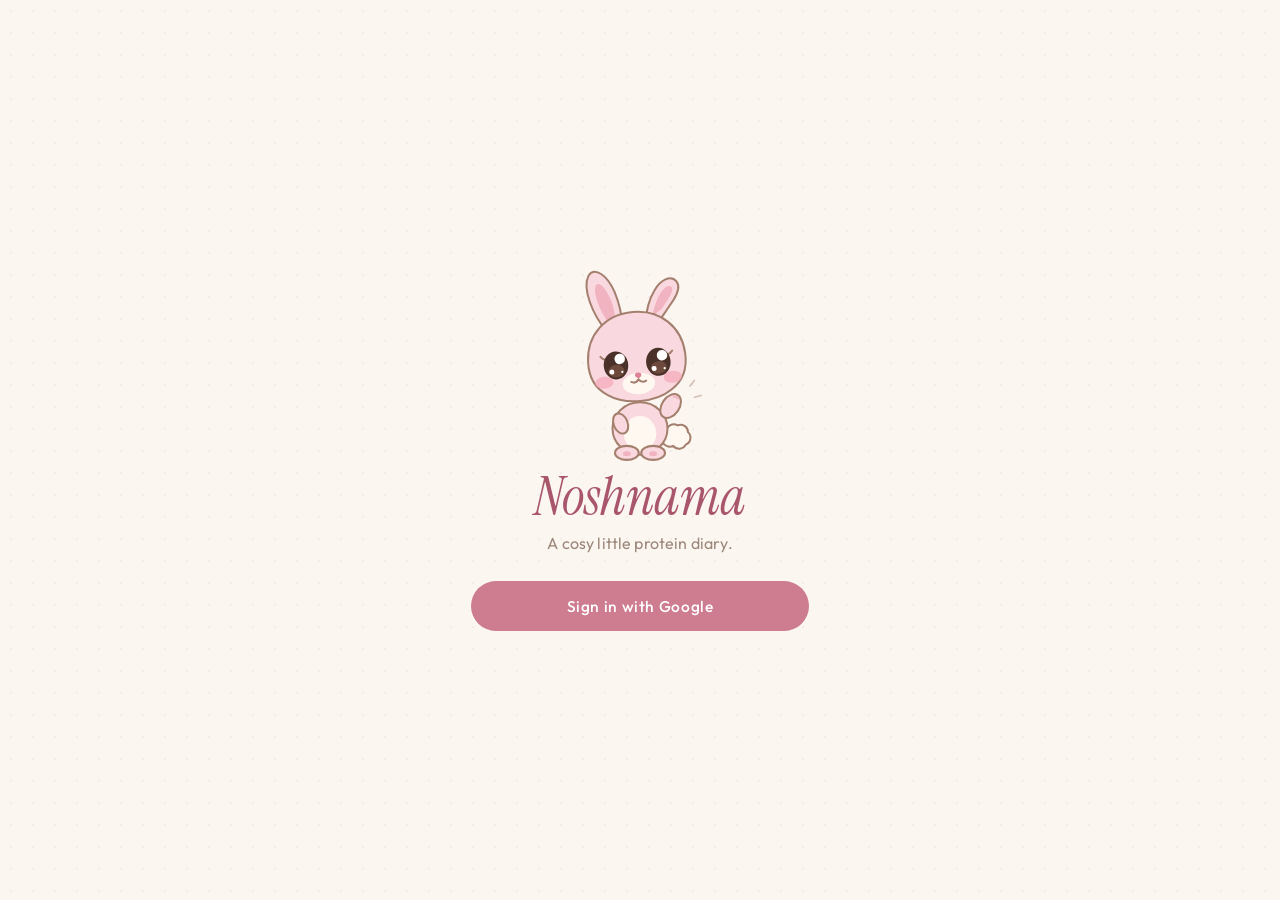
<file: index.html>
<!doctype html>
<html lang="en">
<head>
<meta charset="utf-8">
<meta name="viewport" content="width=device-width, initial-scale=1, viewport-fit=cover">
<meta name="robots" content="noindex, nofollow">
<meta name="theme-color" content="#FBF6F0">
<title>Noshnama</title>
<link rel="manifest" href="manifest.webmanifest">
<link rel="icon" href="icons/icon-192.png">
<link rel="apple-touch-icon" href="icons/icon-192.png">
<link rel="preload" href="fonts/outfit-latin-300-normal.woff2" as="font" type="font/woff2" crossorigin>
<link rel="preload" href="fonts/instrument-serif-latin-400-normal.woff2" as="font" type="font/woff2" crossorigin>
<link rel="stylesheet" href="app.css?v=1.2.5">
</head>
<body>

<div id="curtain" class="curtain" hidden></div>
<div id="welcome" class="curtain" hidden></div>

<div id="app" class="app" hidden>
  <header class="top">
    <div class="brand">Noshnama</div>
    <button id="pill" class="pill" data-act="pill" type="button"></button>
  </header>
  <main>
    <div id="viewToday"></div>
    <div id="viewStats" hidden></div>
    <div id="viewFoods" hidden></div>
  </main>
  <nav class="tabs" aria-label="Sections">
    <div class="tab-group">
      <button type="button" class="tab" data-act="tab" data-tab="today"><span class="tab-ico" data-ico="today"></span><span>Today</span></button>
      <button type="button" class="tab" data-act="tab" data-tab="foods"><span class="tab-ico" data-ico="foods"></span><span>Foods</span></button>
    </div>
    <button type="button" class="fab" data-act="fab" aria-label="Add"><span data-ico="plus"></span></button>
    <div class="tab-group">
      <button type="button" class="tab" data-act="tab" data-tab="stats"><span class="tab-ico" data-ico="stats"></span><span>Stats</span></button>
      <button type="button" class="tab" data-act="settings"><span class="tab-ico" data-ico="settings"></span><span>Settings</span></button>
    </div>
  </nav>
</div>

<div id="sheetWrap" class="sheet-wrap" hidden>
  <div class="backdrop" data-act="sheet-close"></div>
  <div class="sheet" role="dialog" aria-modal="true">
    <button class="sheet-x iconbtn" data-act="sheet-close" type="button" aria-label="Close"><span data-ico="close"></span></button>
    <div id="sheetBody"></div>
  </div>
</div>
<div id="modal" class="modal" hidden></div>
<div id="toasts" aria-live="polite"></div>
<input type="file" id="importFile" accept=".json,application/json" hidden>

<noscript><p style="padding:24px;font-family:system-ui">Please turn on JavaScript to use Noshnama.</p></noscript>

<script src="https://accounts.google.com/gsi/client" async defer></script>
<script src="logic.js?v=1.2.5"></script>
<script src="icons.js?v=1.2.5"></script>
<script src="app.js?v=1.2.5"></script>
</body>
</html>
</file>
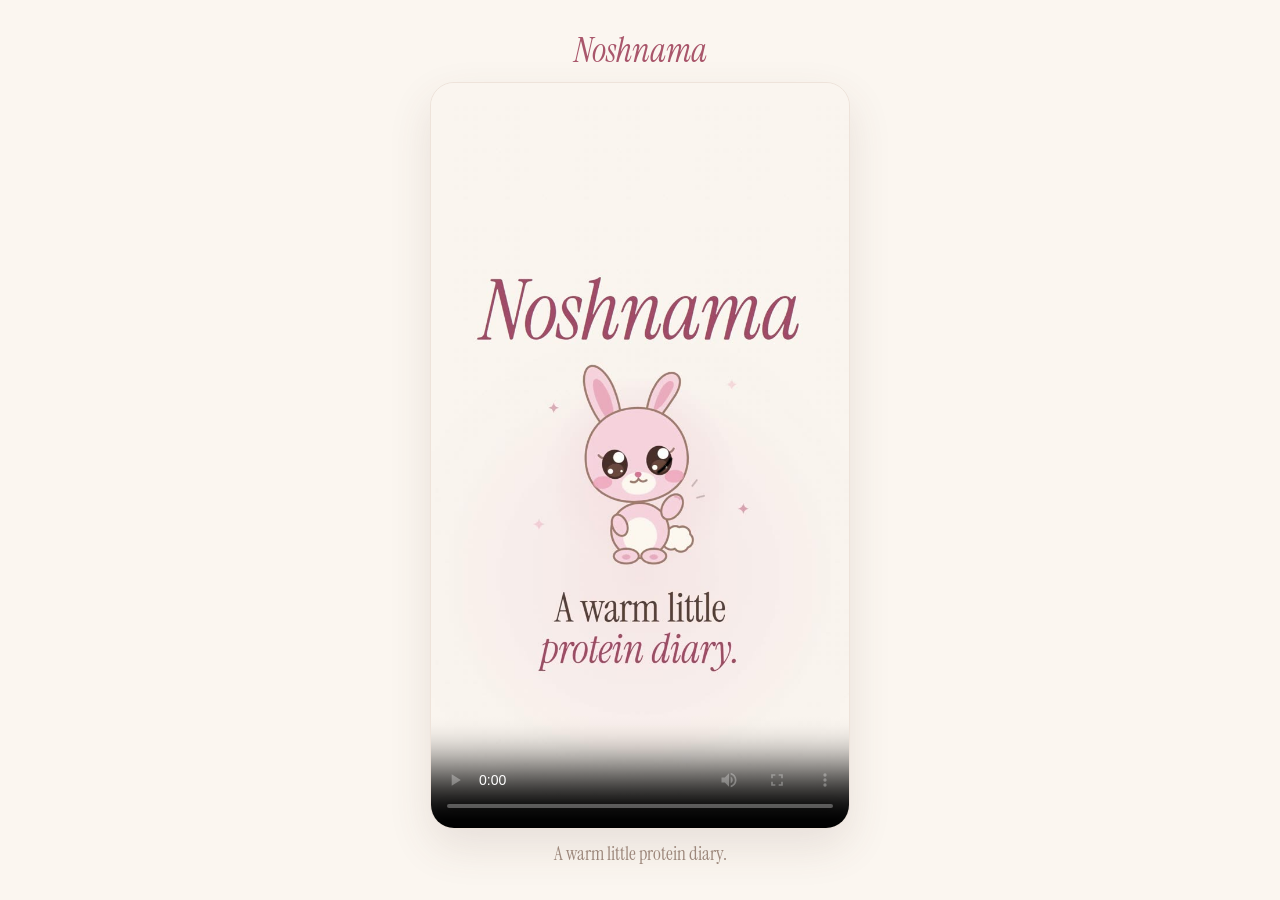
<file: promo/index.html>
<!doctype html>
<html lang="en">
<head>
<meta charset="utf-8">
<meta name="viewport" content="width=device-width, initial-scale=1, viewport-fit=cover">
<meta name="robots" content="noindex, nofollow">
<meta name="theme-color" content="#FBF6F0">
<title>Noshnama</title>
<meta property="og:type" content="video.other">
<meta property="og:title" content="Noshnama">
<meta property="og:description" content="A warm little protein diary.">
<meta property="og:url" content="https://noshnama.muizahmed.com/promo/">
<meta property="og:image" content="https://noshnama.muizahmed.com/media/promo-poster.jpg?v=1.2.5">
<meta property="og:image:width" content="720">
<meta property="og:image:height" content="1280">
<link rel="icon" href="../icons/icon-192.png">
<link rel="preload" href="../fonts/instrument-serif-latin-400-italic.woff2" as="font" type="font/woff2" crossorigin>
<style>
/* The promo page: public, on its own. It loads no app code and keeps nothing. */
@font-face { font-family: 'Instrument Serif'; font-style: normal; font-weight: 400; font-display: swap; src: url('../fonts/instrument-serif-latin-400-normal.woff2') format('woff2'); }
@font-face { font-family: 'Instrument Serif'; font-style: italic; font-weight: 400; font-display: swap; src: url('../fonts/instrument-serif-latin-400-italic.woff2') format('woff2'); }
* { box-sizing: border-box; }
html, body { margin: 0; min-height: 100%; }
body { background-color: #FBF6F0; color: #5C4338; font-family: 'Instrument Serif', 'Iowan Old Style', Georgia, serif; -webkit-font-smoothing: antialiased; }
.promo { min-height: 100vh; min-height: 100dvh; display: flex; flex-direction: column; align-items: center; justify-content: center; gap: 14px; padding: max(18px, env(safe-area-inset-top)) 18px max(18px, env(safe-area-inset-bottom)); }
.promo-brand { margin: 0; font-size: 34px; line-height: 1; font-weight: 400; font-style: italic; color: #A9566B; }
/* 9:16 player: as wide as the screen allows, never taller than the room left under the wordmark */
.promo-video { display: block; width: min(100%, 420px, calc((100vh - 150px) * 9 / 16)); width: min(100%, 420px, calc((100dvh - 150px) * 9 / 16)); height: auto; aspect-ratio: 9 / 16; object-fit: cover; border-radius: 24px; border: 1px solid #EEE3DA; background: #FFFDFA; box-shadow: 0 18px 44px rgba(92, 67, 56, 0.12); }
.promo-line { margin: 0; font-size: 19px; line-height: 1.2; color: #9C877B; }
</style>
</head>
<body>
<main class="promo">
  <h1 class="promo-brand">Noshnama</h1>
  <video class="promo-video" controls playsinline preload="metadata" poster="../media/promo-poster.jpg?v=1.2.5" src="../media/promo.mp4?v=1.2.5"></video>
  <p class="promo-line">A warm little protein diary.</p>
</main>
</body>
</html>
</file>
<file: app.css>
/* Noshnama styles. Colours and fonts are variables; all motion sits inside prefers-reduced-motion checks.
   Fonts are self-hosted in fonts/ (SIL Open Font License; licence texts sit beside them). */
@font-face { font-family: 'Instrument Serif'; font-style: normal; font-weight: 400; font-display: swap; src: url('fonts/instrument-serif-latin-400-normal.woff2') format('woff2'); }
@font-face { font-family: 'Instrument Serif'; font-style: italic; font-weight: 400; font-display: swap; src: url('fonts/instrument-serif-latin-400-italic.woff2') format('woff2'); }
@font-face { font-family: 'Outfit'; font-style: normal; font-weight: 300; font-display: swap; src: url('fonts/outfit-latin-300-normal.woff2') format('woff2'); }
@font-face { font-family: 'Outfit'; font-style: normal; font-weight: 400; font-display: swap; src: url('fonts/outfit-latin-400-normal.woff2') format('woff2'); }
@font-face { font-family: 'Outfit'; font-style: normal; font-weight: 500; font-display: swap; src: url('fonts/outfit-latin-500-normal.woff2') format('woff2'); }
@font-face { font-family: 'Caveat'; font-style: normal; font-weight: 500; font-display: swap; src: url('fonts/caveat-latin-500-normal.woff2') format('woff2'); }

:root {
  --paper: #FBF6F0;
  --card: #FFFDFA;
  --line: #EEE3DA;
  --tint: #F7EEE7;
  --blush: #F8E4E6;
  --rose: #CE7C90;
  --rose-deep: #A9566B;
  --ink: #5C4338;
  --ink-soft: #9C877B;
  --butter: #F8ECCB;
  --gold: #D9AC55;
  --gold-deep: #A67C2A;
  --mint: #7FB79A;
  --lavender: #B9A7DD;
  --shadow: 0 8px 28px rgba(92, 67, 56, 0.07);
  --shadow-strong: 0 14px 36px rgba(92, 67, 56, 0.16);
  --radius: 24px;
  --serif: 'Instrument Serif', 'Iowan Old Style', Georgia, serif;
  --sans: 'Outfit', system-ui, -apple-system, 'Segoe UI', sans-serif;
  --hand: 'Caveat', 'Segoe Print', cursive;
  --tabs-h: 66px;
}

* { box-sizing: border-box; }
[hidden] { display: none !important; }
html { -webkit-text-size-adjust: 100%; }
body {
  margin: 0; background-color: var(--paper); color: var(--ink);
  /* a barely-there dotted paper texture */
  background-image: radial-gradient(rgba(92, 67, 56, 0.055) 0.7px, transparent 0.8px);
  background-size: 22px 22px;
  font-family: var(--sans); font-weight: 300; font-size: 16px; line-height: 1.45; letter-spacing: 0.01em;
  -webkit-tap-highlight-color: transparent; overflow-x: hidden; -webkit-font-smoothing: antialiased;
}
button, input, textarea { font: inherit; color: inherit; letter-spacing: inherit; }
button { border: 0; background: none; padding: 0; cursor: pointer; touch-action: manipulation; }
button:disabled { opacity: 0.3; cursor: default; }
h1, h2, h3, p { margin: 0; font-weight: 400; }
.ico { width: 22px; height: 22px; display: block; flex: 0 0 auto; }

/* ---------- app shell ---------- */
.app { max-width: 600px; margin: 0 auto; padding: 0 20px calc(var(--tabs-h) + 56px + env(safe-area-inset-bottom)); min-height: 100vh; }
.top { display: flex; align-items: center; gap: 6px; padding: 14px 0 2px; }
.brand { font-family: var(--serif); font-style: italic; font-size: 32px; line-height: 1; color: var(--rose-deep); letter-spacing: 0; margin-right: auto; }
.brand-big { font-size: 54px; margin: 6px 0 2px; }
.iconbtn { width: 44px; height: 44px; flex: 0 0 44px; border-radius: 50%; display: grid; place-items: center; color: var(--ink-soft); }

/* backup status: a dot and a few quiet words */
.pill { display: inline-flex; align-items: center; gap: 7px; min-height: 44px; min-width: 44px; padding: 0 6px; font-size: 12.5px; font-weight: 400; color: var(--ink-soft); white-space: nowrap; }
.pill-dot { width: 7px; height: 7px; border-radius: 50%; background: var(--mint); flex: 0 0 7px; }
.pill-more { opacity: 0.75; }
.pill-pending .pill-dot { background: var(--gold); }
.pill-busy .pill-dot { background: var(--lavender); }
.pill-error { color: var(--rose-deep); }
.pill-error .pill-dot { background: var(--rose); }
@media (max-width: 459px) { .pill-more { display: none; } }
@media (max-width: 359px) { .brand { font-size: 28px; } }

.greet { font-family: var(--serif); font-size: 34px; line-height: 1.1; margin: 14px 0 6px; overflow-wrap: anywhere; }

/* ---------- day navigation ---------- */
.daynav { display: flex; align-items: center; justify-content: space-between; gap: 6px; margin: 0 -12px 12px; position: relative; }
.navbtn { width: 44px; height: 44px; flex: 0 0 44px; border-radius: 50%; display: grid; place-items: center; color: var(--ink-soft); }
.daylabel { min-height: 44px; min-width: 44px; padding: 0 14px; display: flex; align-items: center; justify-content: center; gap: 9px; line-height: 1; }
.daylabel b { font-weight: 400; font-size: 15px; letter-spacing: 0.14em; text-transform: uppercase; }
.daylabel small { font-size: 13px; color: var(--ink-soft); }
.ghost-input { position: absolute; left: 50%; bottom: 0; width: 1px; height: 1px; opacity: 0; border: 0; padding: 0; pointer-events: none; }

/* ---------- cards, hero, ring ---------- */
.card { background: var(--card); border-radius: var(--radius); border: 1px solid var(--line); }
.hero { position: relative; padding: 24px 18px 20px; margin-bottom: 26px; box-shadow: var(--shadow); border-color: transparent; }
.hero-l1 { background: linear-gradient(180deg, #FDF6E3 0%, var(--card) 70%); }
.hero-l2 { background: linear-gradient(180deg, var(--butter) 0%, #FDF1EE 85%); }
.hero-row { display: flex; align-items: center; justify-content: center; gap: 5%; }
.ring { position: relative; flex: 0 1 164px; width: 164px; max-width: 52%; aspect-ratio: 1; }
.ring svg { width: 100%; height: 100%; display: block; overflow: visible; }
.ring circle { fill: none; stroke-linecap: round; }
.ring-track { stroke: var(--line); stroke-width: 3; }
.ring-arc { stroke: var(--rose); stroke-width: 4.5; }
.ring-arc2 { stroke: var(--rose); stroke-width: 1.6; opacity: 0; }
.ring-l1 .ring-track, .ring-l2 .ring-track { stroke: var(--butter); }
.ring-l1 .ring-arc, .ring-l2 .ring-arc { stroke: var(--gold); }
.ring-l1 .ring-arc2, .ring-l2 .ring-arc2 { opacity: 1; }
.ring-mid { position: absolute; inset: 0; display: flex; flex-direction: column; align-items: center; justify-content: center; text-align: center; }
.ring-big { font-family: var(--serif); line-height: 0.95; color: var(--ink); }
.ring-num { font-size: clamp(48px, 16vw, 64px); }
.ring-g { font-size: 22px; font-style: italic; margin-left: 3px; color: var(--ink-soft); }
.ring-sub { font-size: 11px; letter-spacing: 0.16em; text-transform: uppercase; color: var(--ink-soft); margin-top: 6px; }
.ring-l1 .ring-big, .ring-l2 .ring-big { color: var(--gold-deep); }
.hero-side { flex: 0 1 148px; min-width: 0; display: flex; justify-content: center; }
.elyana { width: 100%; max-width: 148px; min-width: 88px; border-radius: 28px; display: block; }
.ely-svg { width: 100%; height: auto; display: block; overflow: visible; }
.hero-status { text-align: center; margin-top: 14px; display: flex; flex-direction: column; gap: 0; }
.hero-status b { font-family: var(--serif); font-weight: 400; font-style: italic; font-size: 28px; line-height: 1.15; color: var(--rose-deep); }
.hero-l1 .hero-status b, .hero-l2 .hero-status b { color: var(--gold-deep); }
/* Elyana's line: the one place the handwriting is used */
.hero-status span { font-family: var(--hand); font-weight: 500; font-size: 20px; line-height: 1.2; color: var(--ink-soft); min-height: 24px; letter-spacing: 0; }
.hero-status span.said { color: var(--rose-deep); }

/* ---------- blocks ---------- */
.block { margin-bottom: 26px; }
.block-title { font-family: var(--sans); font-weight: 400; font-size: 11.5px; letter-spacing: 0.18em; text-transform: uppercase; color: var(--ink-soft); margin: 0 2px 12px; }
.bubble { flex: 0 0 44px; width: 44px; height: 44px; border-radius: 50%; background: var(--tint); color: var(--ink); display: grid; place-items: center; }
.bubble.big { flex-basis: 56px; width: 56px; height: 56px; }
.bubble.big .ico { width: 27px; height: 27px; }

/* usuals: a quiet grid of icons; tap logs, hold and drag rearranges */
.usuals { display: grid; grid-template-columns: repeat(auto-fill, minmax(70px, 1fr)); gap: 14px 6px; }
.usual { display: flex; flex-direction: column; align-items: center; gap: 5px; min-height: 86px; min-width: 0; padding: 2px 2px; border-radius: 18px; user-select: none; -webkit-user-select: none; -webkit-touch-callout: none; }
.usual .bubble { flex: 0 0 52px; width: 52px; height: 52px; background: var(--card); border: 1px solid var(--line); }
.usual .bubble .ico { width: 24px; height: 24px; }
.usual-name { max-width: 100%; font-size: 13px; font-weight: 400; line-height: 1.15; text-align: center; overflow: hidden; text-overflow: ellipsis; white-space: nowrap; }
.usual-g { font-size: 12px; color: var(--ink-soft); line-height: 1; }
.usuals.sorting .usual { opacity: 0.55; }
.usuals.sorting .usual.lifted { opacity: 1; }
.usual.lifted .bubble { border-color: var(--rose); background: var(--blush); box-shadow: var(--shadow-strong); }
.usual.lifted { cursor: grabbing; }
.center-hint { text-align: center; margin: 14px 0 0; }

.chips { display: flex; flex-wrap: wrap; gap: 8px; }
.chip { display: inline-flex; align-items: center; gap: 8px; min-height: 44px; max-width: 100%; padding: 6px 16px; border-radius: 999px; border: 1px solid var(--line); background: var(--card); font-size: 14.5px; font-weight: 400; }
.chip-g { font-size: 12.5px; color: var(--ink-soft); white-space: nowrap; }
.chip.chip-on { border-color: var(--rose); background: var(--blush); color: var(--rose-deep); }
.chip.chip-on .chip-g { color: var(--rose-deep); }

.meal { margin-bottom: 20px; }
.meal-head { display: flex; align-items: baseline; justify-content: space-between; padding: 0 2px; }
.meal-total { font-size: 12.5px; color: var(--ink-soft); letter-spacing: 0.04em; }
.list { overflow: hidden; }
.entry, .pickrow { display: flex; align-items: center; gap: 14px; width: 100%; min-height: 66px; padding: 10px 16px; text-align: left; }
.entry + .entry, .pickrow + .pickrow { border-top: 1px solid var(--line); }
.entry-text { flex: 1 1 auto; min-width: 0; display: flex; flex-direction: column; gap: 1px; }
.entry-name { font-weight: 400; font-size: 16px; overflow: hidden; text-overflow: ellipsis; white-space: nowrap; }
.entry-sub { font-size: 13px; color: var(--ink-soft); overflow: hidden; text-overflow: ellipsis; white-space: nowrap; }
.entry-g { flex: 0 0 auto; font-family: var(--serif); font-size: 24px; line-height: 1; white-space: nowrap; }
.entry-g small { font-size: 15px; font-style: italic; color: var(--ink-soft); }
.empty { text-align: center; color: var(--ink-soft); padding: 26px 22px; border: 1px dashed var(--line); border-radius: var(--radius); }
.view-head { margin-bottom: 14px; }
.archived summary { min-height: 44px; display: flex; align-items: center; padding: 0 4px; font-size: 13px; letter-spacing: 0.08em; color: var(--ink-soft); cursor: pointer; }
.archived .entry { opacity: 0.6; }

/* ---------- Stats: figures, bars, the record calendar, sources ---------- */
.block-head { display: flex; align-items: baseline; justify-content: space-between; gap: 10px; }
.range-seg { margin: 2px 0 4px; }
.period { display: flex; align-items: center; justify-content: space-between; gap: 6px; min-height: 44px; margin: 0 -12px 12px; }
.period-label { flex: 1 1 auto; text-align: center; font-size: 14px; letter-spacing: 0.14em; text-transform: uppercase; }
.figs { display: grid; grid-template-columns: 1fr 1fr; margin-bottom: 26px; }
.fig { display: flex; flex-direction: column; gap: 1px; min-width: 0; padding: 14px 16px 15px; }
.fig:nth-child(n+3) { border-top: 1px solid var(--line); }
.fig:nth-child(2n) { border-left: 1px solid var(--line); }
.fig-label { font-size: 11px; letter-spacing: 0.16em; text-transform: uppercase; color: var(--ink-soft); }
.fig-value { font-family: var(--serif); font-size: 42px; line-height: 1.05; }
.fig-value small { font-size: 19px; font-style: italic; color: var(--ink-soft); }
.fig-sub { font-size: 12.5px; color: var(--ink-soft); line-height: 1.3; }
.fig-goal .fig-value { color: var(--rose-deep); }
.chart { padding: 14px 10px 6px; }
.bars-wrap { position: relative; }
.bars-scroll { overflow-x: auto; overflow-y: hidden; scrollbar-width: none; -webkit-overflow-scrolling: touch; }
.bars-scroll::-webkit-scrollbar { display: none; }
.bars { display: block; overflow: visible; }
.bars text { font-family: var(--sans); font-size: 10px; font-weight: 400; fill: var(--ink-soft); letter-spacing: 0.04em; }
.bars .bar-today { fill: var(--rose-deep); }
.bar { cursor: pointer; outline: none; }
.bar-hit { fill: transparent; }
.bar-on .bar-hit, .bar:focus-visible .bar-hit { fill: var(--tint); }
.bar-future { cursor: default; }
.bar-future text { opacity: 0.45; }
.bar-l0 { fill: #E8D8CB; }
.bar-l1 { fill: var(--rose); }
.bar-l2 { fill: var(--gold); }
.bar-none { fill: #D8C9BD; }
.guide { stroke-width: 1; stroke-dasharray: 3 4; }
.guide-goal { stroke: var(--rose); opacity: 0.6; }
.guide-great { stroke: var(--gold); opacity: 0.75; }
.baseline { stroke: var(--line); stroke-width: 1; }
.chart-key { display: flex; justify-content: center; flex-wrap: wrap; gap: 4px 18px; margin: 8px 0 2px; font-size: 12px; color: var(--ink-soft); }
.key::before { content: ''; display: inline-block; width: 16px; margin-right: 6px; vertical-align: middle; border-top: 1.5px dashed var(--rose); }
.key-great::before { border-color: var(--gold); }
.bar-tip { display: flex; align-items: center; justify-content: space-between; gap: 8px; min-height: 52px; margin-top: 8px; padding: 2px 4px 0 6px; border-top: 1px solid var(--line); }
.tip-text { font-size: 14.5px; min-width: 0; }
.tip-text b { font-weight: 400; margin-right: 8px; color: var(--ink); }
.tip-stack b { display: block; margin: 0 0 1px; }
.tip-stack { font-size: 13.5px; color: var(--ink-soft); padding: 6px 0; }
.tip-hint { font-family: var(--serif); font-style: italic; font-size: 16px; color: var(--ink-soft); }
.cal { padding: 6px 6px 12px; }
.cal-head { display: flex; align-items: center; justify-content: space-between; margin-bottom: 4px; }
.cal-head b { font-family: var(--serif); font-weight: 400; font-size: 22px; }
.cal-grid { display: grid; grid-template-columns: repeat(7, minmax(0, 1fr)); gap: 4px 2px; justify-items: center; }
.cal-grid i { font-style: normal; font-size: 11px; letter-spacing: 0.1em; color: var(--ink-soft); padding: 2px 0 4px; }
.cal-day { position: relative; width: 100%; max-width: 44px; aspect-ratio: 1; border-radius: 50%; display: grid; place-items: center; font-size: 14px; font-weight: 400; color: var(--ink); }
.cal-l0 { background: rgba(206, 124, 144, calc(0.08 + var(--fill, 0) * 0.28)); }
.cal-l1 { background: rgba(206, 124, 144, 0.42); color: #7E3A4C; }
.cal-l2 { background: #F1D9A2; color: var(--gold-deep); }
.cal-today { box-shadow: inset 0 0 0 1.5px var(--rose-deep); }
.cal-day:disabled { opacity: 0.35; }
.src-toggles { display: flex; flex-wrap: wrap; gap: 8px; margin-bottom: 12px; }
.seg-sm { flex: 1 1 190px; }
.seg-sm .seg-btn { font-size: 13.5px; }
.src-list { padding: 2px 14px; }
.src-row { display: flex; align-items: center; gap: 12px; min-height: 56px; }
.src-row + .src-row { border-top: 1px solid var(--line); }
.bubble.sm { flex: 0 0 34px; width: 34px; height: 34px; }
.bubble.sm .ico { width: 18px; height: 18px; }
.src-main { flex: 1 1 auto; min-width: 0; display: flex; flex-direction: column; gap: 6px; }
.src-name { font-size: 15px; font-weight: 400; overflow: hidden; text-overflow: ellipsis; white-space: nowrap; }
.src-track { display: block; height: 3px; border-radius: 3px; background: var(--tint); overflow: hidden; }
.src-fill { display: block; height: 100%; border-radius: 3px; background: var(--rose); }
.src-val { flex: 0 0 auto; text-align: right; font-family: var(--serif); font-size: 22px; line-height: 1; white-space: nowrap; }
.src-val small { display: block; margin-top: 3px; font-family: var(--sans); font-size: 11.5px; color: var(--ink-soft); }
.show-all { display: flex; margin: 8px auto 0; }
.preg-seg { margin-top: 8px; }
.preg-line { text-align: center; margin: -8px 0 12px; font-size: 12px; letter-spacing: 0.18em; text-transform: uppercase; color: var(--rose-deep); }
.tri { padding: 16px 16px 14px; margin-bottom: 12px; }
.tri-head { display: flex; align-items: baseline; justify-content: space-between; flex-wrap: wrap; gap: 2px 12px; }
.tri-head h3 { font-family: var(--serif); font-size: 25px; line-height: 1.1; }
.tri-head span { font-size: 12px; letter-spacing: 0.12em; text-transform: uppercase; color: var(--ink-soft); }
.tri-later { background: transparent; border-style: dashed; }
.tri-note { margin-top: 6px; color: var(--ink-soft); font-family: var(--serif); font-style: italic; font-size: 17px; }
.tri-figs { display: grid; grid-template-columns: repeat(3, minmax(0, 1fr)); gap: 8px; margin: 12px 0 12px; }
.tri-figs div { display: flex; flex-direction: column; min-width: 0; }
.tri-figs b { font-family: var(--serif); font-weight: 400; font-size: 30px; line-height: 1.05; }
.tri-figs b small { font-size: 15px; font-style: italic; color: var(--ink-soft); }
.tri-figs span { font-size: 12px; color: var(--ink-soft); line-height: 1.25; }
.tri-top { display: flex; flex-direction: column; gap: 6px; padding-top: 10px; border-top: 1px solid var(--line); }
.tri-top-title { font-size: 11px; letter-spacing: 0.16em; text-transform: uppercase; color: var(--ink-soft); }
.tri-src { display: flex; align-items: center; gap: 10px; min-width: 0; font-size: 14.5px; }
.tri-src > span:not(.bubble) { flex: 1 1 auto; min-width: 0; overflow: hidden; text-overflow: ellipsis; white-space: nowrap; }
.tri-src i { font-style: normal; font-family: var(--serif); font-size: 18px; white-space: nowrap; }
/* Elyana's basket: carrots, keepsakes, dress-up */
.basket-btn { position: absolute; top: 6px; right: 6px; z-index: 1; width: 44px; height: 44px; border-radius: 50%; display: grid; place-items: center; color: var(--ink-soft); }
.basket-btn .ico { width: 21px; height: 21px; }
.basket-card { display: flex; align-items: center; gap: 14px; width: 100%; min-height: 66px; margin-bottom: 18px; padding: 10px 14px 10px 14px; text-align: left; }
.basket-card .bubble { background: var(--butter); color: var(--gold-deep); }
.basket-card > .ico { color: var(--ink-soft); width: 20px; height: 20px; }
.basket-top { display: flex; flex-wrap: wrap; align-items: center; justify-content: center; gap: 10px 14px; }
.basket-ely { flex: 0 0 116px; }
.carrots { flex: 1 1 170px; display: grid; grid-template-columns: repeat(3, minmax(0, 1fr)); gap: 6px; }
.carrot { display: flex; flex-direction: column; align-items: center; text-align: center; min-width: 0; }
.carrot-art { position: relative; width: 46px; height: 46px; border-radius: 50%; display: grid; place-items: center; background: var(--tint); color: #B9714F; margin-bottom: 4px; }
.carrot-golden .carrot-art { background: var(--butter); color: var(--gold-deep); }
.carrot-sparkly .carrot-art { background: linear-gradient(135deg, var(--butter), #FBE3E8); color: var(--gold-deep); }
.carrot-spark { position: absolute; top: 3px; right: 4px; width: 11px; height: 11px; background: var(--gold); clip-path: polygon(50% 0, 62% 38%, 100% 50%, 62% 62%, 50% 100%, 38% 62%, 0 50%, 38% 38%); }
.carrot b { font-family: var(--serif); font-weight: 400; font-size: 30px; line-height: 1.05; }
.carrot > span:last-child { font-size: 12px; letter-spacing: 0.08em; text-transform: uppercase; color: var(--ink-soft); }
.basket-note { margin-top: 12px; }
.split-sub { display: flex; align-items: baseline; justify-content: space-between; gap: 10px; }
.split-sub small { font-family: var(--sans); font-size: 13px; color: var(--ink-soft); }
.shelf { display: grid; grid-template-columns: repeat(auto-fill, minmax(70px, 1fr)); gap: 10px 4px; margin-top: 12px; }
.keep { display: flex; flex-direction: column; align-items: center; gap: 5px; min-width: 0; min-height: 92px; padding: 2px; }
.keep-art { flex: 0 0 auto; width: 52px; height: 52px; border-radius: 50%; display: grid; place-items: center; border: 1px solid var(--line); background: var(--card); }
.keep-on .keep-art, .keep-art.keep-on { background: var(--butter); border-color: #EBD49A; color: var(--gold-deep); }
.keep-soon .keep-art, .keep-art.keep-soon { background: transparent; border-style: dashed; border-color: #DCCDC2; color: #C6B5A9; }
.keep-name { font-size: 11.5px; line-height: 1.2; text-align: center; overflow-wrap: anywhere; }
.keep-soon .keep-name { color: #A8968A; }
.keep-sel .keep-art { box-shadow: 0 0 0 2px var(--rose); }
.keep-info { display: flex; align-items: center; gap: 12px; min-height: 70px; margin-top: 10px; padding: 10px 14px; border: 1px solid var(--line); border-radius: 18px; background: var(--card); }
.keep-info .keep-art { width: 44px; height: 44px; }
.wardrobe { display: grid; grid-template-columns: repeat(auto-fill, minmax(92px, 1fr)); gap: 10px; margin-top: 10px; }
.ward { display: flex; flex-direction: column; align-items: center; gap: 2px; min-width: 0; padding: 8px 6px 10px; border: 1px solid var(--line); border-radius: 20px; background: var(--card); }
.ward-art { width: 70px; }
.ward-art .ely-svg { width: 100%; height: auto; }
.ely-svg.ely-cropped { overflow: hidden; }
.ward-name { font-size: 13.5px; font-weight: 400; text-align: center; }
.ward-hint { min-height: 15px; font-size: 11.5px; line-height: 1.25; color: var(--ink-soft); text-align: center; }
.ward-on { border-color: var(--rose); background: var(--blush); }
.ward-on .ward-hint { color: var(--rose-deep); }
.ward-soon { border-style: dashed; background: transparent; }
.ward-soon .ward-art { opacity: 0.45; filter: saturate(0.4); }
.keepsake-moment {
  position: fixed; z-index: 80; left: 50%; top: 13%; transform: translateX(-50%); width: min(88vw, 340px);
  display: flex; align-items: center; gap: 14px; padding: 14px 18px; text-align: left;
  background: var(--card); border: 1px solid var(--butter); border-radius: 26px; box-shadow: var(--shadow-strong); pointer-events: none;
}
.km-text { display: flex; flex-direction: column; min-width: 0; }
.km-small { font-size: 11px; letter-spacing: 0.16em; text-transform: uppercase; color: var(--gold-deep); }
.km-text b { font-family: var(--serif); font-weight: 400; font-size: 25px; line-height: 1.1; }
.km-desc { font-size: 13px; color: var(--ink-soft); }
.moment-keep { display: flex; align-items: center; gap: 8px; margin-top: 10px; padding-top: 10px; border-top: 1px solid var(--butter); font-size: 14px; color: var(--gold-deep); }
.moment-keep .ico { width: 18px; height: 18px; }
.spark-glow { fill: rgba(241, 217, 162, 0.6); }
.spark-star { fill: #FFFDF6; stroke: var(--gold); stroke-width: 0.8; }

/* day and week notes */
.note-block { margin-top: 6px; }
.note-label { display: flex; align-items: center; gap: 8px; margin: 0 2px 10px; font-family: var(--serif); font-style: italic; font-size: 21px; color: var(--ink); }
.note-label .ico { width: 18px; height: 18px; color: var(--rose-deep); }
.note-area { min-height: 92px; background: var(--card); }
.note-saved { display: block; min-height: 18px; margin: 4px 4px 0; font-size: 12px; color: var(--ink-soft); text-align: right; }
.cal-note { position: absolute; left: 50%; bottom: 3px; width: 4px; height: 4px; margin-left: -2px; border-radius: 50%; background: var(--ink-soft); }
.stats-empty { text-align: center; padding: 6px 18px 30px; }
.stats-empty-art { width: 150px; margin: 0 auto 6px; }
.stats-empty-title { font-family: var(--serif); font-size: 29px; line-height: 1.15; margin-bottom: 8px; }
.stats-empty p { color: var(--ink-soft); }
.stats-empty .btn { margin-top: 20px; }

/* ---------- buttons, inputs ---------- */
.btn { display: inline-flex; align-items: center; justify-content: center; gap: 8px; min-height: 50px; padding: 10px 26px; border-radius: 999px; font-weight: 400; font-size: 15.5px; letter-spacing: 0.04em; text-align: center; }
.btn.primary { background: var(--rose); color: #fff; font-weight: 500; }
.btn.ghost { color: var(--ink-soft); }
.btn.soft { border: 1px solid var(--line); background: var(--card); padding: 10px 12px; font-size: 14.5px; letter-spacing: 0.01em; }
.btn.text { min-height: 44px; padding: 0 8px 0 2px; color: var(--rose-deep); font-size: 14.5px; letter-spacing: 0.01em; }
.btn.text .ico { width: 18px; height: 18px; }
.btn.wide { display: flex; width: 100%; margin-top: 12px; }
.btn-grid { display: grid; grid-template-columns: 1fr 1fr; gap: 8px; }
.field { display: block; margin-bottom: 18px; min-width: 0; }
.field > span { display: block; font-size: 11.5px; letter-spacing: 0.14em; text-transform: uppercase; color: var(--ink-soft); margin: 0 2px 8px; }
.field > span.split { display: flex; justify-content: space-between; align-items: baseline; flex-wrap: wrap; gap: 2px 12px; }
.field > span .per { font-style: normal; text-transform: none; letter-spacing: 0.01em; font-size: 13px; }
.input { display: block; width: 100%; min-width: 0; min-height: 50px; padding: 10px 14px; border-radius: 16px; border: 1px solid var(--line); background: var(--card); font-weight: 400; outline: none; }
.input:focus { border-color: var(--rose); }
.input::placeholder { color: #C2B2A8; font-weight: 300; }
.input.area { resize: vertical; line-height: 1.45; font-weight: 300; }
.row2 { display: grid; grid-template-columns: 1fr 1fr; gap: 10px; }
.row2 .input { padding-left: 12px; padding-right: 8px; }
.search { position: relative; display: block; }
.search .ico { position: absolute; left: 15px; top: 14px; color: var(--ink-soft); pointer-events: none; }
.search .input { padding-left: 46px; }
.stepper { display: inline-flex; align-items: center; gap: 2px; border: 1px solid var(--line); background: var(--card); border-radius: 999px; padding: 2px; }
.step { width: 44px; height: 44px; border-radius: 50%; display: grid; place-items: center; color: var(--rose-deep); }
.step .ico { width: 20px; height: 20px; }
.qty-row { display: flex; align-items: center; gap: 10px; flex-wrap: wrap; }
/* the one amount control: - [number + unit] + in a single pill; the number is typed straight into it */
.qty-row .stepper { flex: 1 1 172px; min-width: 0; max-width: 250px; }
.stepper:has(.input:focus) { border-color: var(--rose); }
.amount { flex: 1 1 0; min-width: 0; display: grid; grid-template-columns: minmax(52px, 1fr) minmax(0, 1fr); align-items: center; gap: 6px; cursor: text; }
.amount .input { min-height: 44px; padding: 0; border: 0; border-radius: 0; background: none; text-align: right; font-family: var(--serif); font-size: 26px; line-height: 1; -moz-appearance: textfield; appearance: textfield; }
.amount .input::-webkit-outer-spin-button, .amount .input::-webkit-inner-spin-button { -webkit-appearance: none; margin: 0; }
.amount-unit { overflow: hidden; white-space: nowrap; text-overflow: ellipsis; font-size: 14.5px; color: var(--ink-soft); }
.live { font-family: var(--serif); font-style: italic; font-size: 24px; color: var(--rose-deep); margin-top: 12px; }
.tick { display: flex; align-items: center; gap: 12px; min-height: 44px; margin-bottom: 12px; }
.tick input { width: 20px; height: 20px; accent-color: var(--rose); }
.hint { display: block; font-size: 13px; color: var(--ink-soft); margin: 6px 2px 10px; }
.tiny { font-size: 12.5px; color: var(--ink-soft); }
.center { text-align: center; margin-top: 16px; }
.quiet-link { display: block; margin: 2px auto 0; min-height: 44px; padding: 0 16px; font-size: 12.5px; color: var(--ink-soft); opacity: 0.7; }
/* 9:16 player: as wide as the sheet allows, never taller than the sheet has room for */
.promo-video { display: block; width: min(100%, calc((100vh - 190px) * 9 / 16)); width: min(100%, calc((100dvh - 190px) * 9 / 16)); height: auto; aspect-ratio: 9 / 16; object-fit: cover; margin: 0 auto; border-radius: var(--radius); border: 1px solid var(--line); background: var(--card); }
.seg { display: flex; border: 1px solid var(--line); background: var(--card); border-radius: 999px; padding: 3px; }
.seg-btn { flex: 1 1 0; min-height: 44px; border-radius: 999px; font-size: 14.5px; color: var(--ink-soft); }
.seg-on { background: var(--blush); color: var(--rose-deep); font-weight: 400; }
.icon-btn { display: inline-flex; align-items: center; gap: 12px; min-height: 52px; padding-right: 10px; }
.icon-btn .bubble { flex-basis: 52px; width: 52px; height: 52px; background: var(--card); border: 1px solid var(--line); }
.icon-btn em { font-style: normal; font-size: 14.5px; color: var(--rose-deep); }
.icon-grid { display: grid; grid-template-columns: repeat(auto-fill, minmax(46px, 1fr)); gap: 4px; margin-top: 10px; padding: 10px; border: 1px solid var(--line); background: var(--card); border-radius: 20px; }
.icon-cell { height: 46px; border-radius: 50%; display: grid; place-items: center; color: var(--ink); }
.icon-cell.icon-on { background: var(--blush); color: var(--rose-deep); }
/* a serving reads as a sentence: [350] [ml] has [10] g protein, then the remove button in the food editor */
.serving-row { display: grid; grid-template-columns: minmax(52px, 1fr) minmax(0, 1.45fr) auto minmax(52px, 1fr) auto 44px; gap: 6px; align-items: center; margin-bottom: 6px; }
.serving-row .input { padding-left: 11px; padding-right: 4px; }
.serving-row.sv-solo { grid-template-columns: minmax(52px, 1fr) minmax(0, 1.45fr) auto minmax(52px, 1fr) auto; }
.serving-row input[type="number"] { -moz-appearance: textfield; appearance: textfield; }
.serving-row input::-webkit-outer-spin-button, .serving-row input::-webkit-inner-spin-button { -webkit-appearance: none; margin: 0; }
.sv-word { font-size: 13.5px; color: var(--ink-soft); white-space: nowrap; }
.serving-row .sv-x { grid-row: 1; grid-column: 6; }
.sv-tag { grid-row: 2; grid-column: 1 / -1; font-size: 12.5px; color: var(--ink-soft); margin: -1px 2px 4px; }
/* narrow phones: the remove button drops under the sentence so the boxes keep their room */
@media (max-width: 359px) {
  .serving-row:not(.sv-solo) { grid-template-columns: minmax(52px, 1fr) minmax(0, 1.45fr) auto minmax(52px, 1fr) auto; }
  .serving-row .sv-x { grid-row: 2; grid-column: 5; justify-self: end; }
  .serving-row .sv-tag { grid-column: 1 / 5; margin: 0 2px; }
}
/* g / oz: a weight serving can be shown and typed in either */
.unitsw { display: inline-flex; flex: 0 0 auto; margin-left: auto; border: 1px solid var(--line); background: var(--card); border-radius: 999px; padding: 2px; }
.unitsw-btn { min-width: 44px; height: 44px; border-radius: 999px; font-size: 14px; color: var(--ink-soft); }
.unitsw-on { background: var(--blush); color: var(--rose-deep); }
.sv-weight { grid-column: 1 / -1; display: flex; align-items: center; justify-content: flex-end; gap: 10px; margin: -2px 0 4px; font-size: 12.5px; color: var(--ink-soft); }
.sv-weight .unitsw { margin-left: 0; }

/* ---------- tab bar with the add button in the middle ---------- */
.tabs {
  position: fixed; z-index: 15; left: 50%; transform: translateX(-50%); bottom: 0; width: min(100%, 600px);
  height: calc(var(--tabs-h) + env(safe-area-inset-bottom)); padding-bottom: env(safe-area-inset-bottom);
  display: flex; align-items: center; background: var(--card); border-top: 1px solid var(--line);
}
.tab-group { flex: 1 1 0; display: flex; height: 100%; min-width: 0; }
.tab { flex: 1 1 0; min-width: 0; height: 100%; display: flex; flex-direction: column; align-items: center; justify-content: center; gap: 3px; font-size: 11px; letter-spacing: 0.14em; text-transform: uppercase; color: var(--ink-soft); }
.tab-ico .ico { width: 21px; height: 21px; }
.tab-on { color: var(--rose-deep); }
@media (max-width: 379px) { .tab { letter-spacing: 0.06em; } }
.fab { flex: 0 0 58px; width: 58px; height: 58px; margin-top: -26px; border-radius: 50%; background: var(--rose); color: #fff; display: grid; place-items: center; box-shadow: 0 8px 20px rgba(169, 86, 107, 0.32); border: 4px solid var(--paper); box-sizing: content-box; }
.fab .ico { width: 26px; height: 26px; stroke-width: 1.7; }

/* ---------- sheets, modal ---------- */
.sheet-wrap, .modal { position: fixed; inset: 0; z-index: 40; }
.modal { z-index: 60; display: grid; place-items: center; padding: 20px; }
.backdrop { position: absolute; inset: 0; background: rgba(92, 67, 56, 0.32); opacity: 0; }
.modal .backdrop, .sheet-wrap.open .backdrop { opacity: 1; }
.sheet {
  position: absolute; left: 50%; bottom: 0; width: min(100%, 600px); max-height: 92vh; overflow-y: auto; overscroll-behavior: contain;
  background: var(--paper); border-radius: 30px 30px 0 0; padding: 30px 20px calc(24px + env(safe-area-inset-bottom));
  transform: translate(-50%, 100%); box-shadow: 0 -12px 40px rgba(92, 67, 56, 0.16);
}
.sheet::before { content: ''; position: absolute; top: 10px; left: 50%; width: 38px; height: 4px; margin-left: -19px; border-radius: 4px; background: var(--line); }
.sheet-wrap.open .sheet { transform: translate(-50%, 0); }
.sheet-x { position: absolute; top: 14px; right: 10px; z-index: 2; }
.sheet-title { font-family: var(--serif); font-size: 30px; line-height: 1.1; margin: 0 44px 18px 0; overflow-wrap: anywhere; }
.sheet-sub { font-family: var(--serif); font-size: 24px; margin: 22px 0 2px; }
.picked { display: flex; align-items: center; gap: 14px; margin-bottom: 20px; }
.picked .sheet-title { margin-bottom: 0; }
.picked .bubble { background: var(--card); border: 1px solid var(--line); }
.back { display: inline-flex; align-items: center; gap: 2px; min-height: 44px; padding: 0 10px 0 0; margin: -12px 0 4px -6px; font-size: 14.5px; color: var(--ink-soft); }
.back .ico { width: 20px; height: 20px; }
.picklist { margin-top: 14px; background: var(--card); border: 1px solid var(--line); border-radius: var(--radius); overflow: hidden; }
.pick-other .bubble { background: var(--blush); color: var(--rose-deep); }
.modal-card { position: relative; width: min(100%, 380px); background: var(--card); border-radius: 28px; padding: 26px 22px 16px; box-shadow: var(--shadow-strong); }
.modal-card h2 { font-family: var(--serif); font-size: 28px; line-height: 1.1; margin-bottom: 10px; }
.modal-card p { color: var(--ink-soft); }
.modal-btns { display: flex; justify-content: flex-end; flex-wrap: wrap; gap: 6px; margin-top: 18px; }
.modal-stack { flex-direction: column; align-items: stretch; gap: 8px; }
.modal-stack .btn.soft { min-height: 50px; padding: 10px 20px; font-size: 15.5px; }

/* ---------- toast, moment, particles ---------- */
#toasts { position: fixed; z-index: 70; left: 0; right: 0; bottom: calc(var(--tabs-h) + 40px + env(safe-area-inset-bottom)); display: flex; justify-content: center; padding: 0 12px; pointer-events: none; }
/* while a sheet is open its buttons sit at the bottom, so toasts move to the top */
#toasts.toasts-top { bottom: auto; top: 12px; }
/* taps pass through the toast to what is under it; its buttons still work */
.toast { pointer-events: none; display: flex; align-items: center; gap: 4px; max-width: 440px; min-height: 54px; padding: 5px 6px 5px 14px; border-radius: 28px; background: var(--ink); color: #FFF8F1; font-size: 14.5px; font-weight: 400; box-shadow: var(--shadow-strong); }
.toast-ico { margin-right: 6px; opacity: 0.85; }
.toast-ico .ico { width: 20px; height: 20px; }
.toast-msg { padding: 6px 10px 6px 0; line-height: 1.25; text-wrap: pretty; }
.toast-step { pointer-events: auto; width: 44px; height: 44px; flex: 0 0 44px; border-radius: 50%; display: grid; place-items: center; background: rgba(255, 248, 241, 0.12); color: #FFF8F1; }
.toast-step .ico { width: 18px; height: 18px; }
.toast-undo { pointer-events: auto; min-height: 44px; min-width: 58px; padding: 0 12px; border-radius: 999px; color: #F3D9A0; font-size: 14px; letter-spacing: 0.04em; }
.moment {
  position: fixed; z-index: 80; left: 50%; top: 13%; transform: translateX(-50%); width: min(86vw, 330px);
  display: flex; flex-direction: column; align-items: center; text-align: center; gap: 2px; padding: 20px 20px 22px;
  background: var(--card); border-radius: 30px; box-shadow: var(--shadow-strong); border: 1px solid var(--butter);
}
.moment-art { width: 136px; }
.moment-title { font-family: var(--serif); font-style: italic; font-size: 38px; line-height: 1.1; color: var(--gold-deep); }
.moment-great { background: linear-gradient(180deg, var(--butter), var(--card) 62%); border-color: var(--gold); }
.moment-great .moment-art { width: 160px; }
.moment-great .moment-title { font-size: 48px; color: var(--rose-deep); }
.moment-sub { color: var(--ink-soft); font-size: 15px; }
canvas.confetti { position: fixed; inset: 0; width: 100%; height: 100%; z-index: 90; pointer-events: none; }
.icon-pop { position: fixed; z-index: 85; width: 46px; height: 46px; margin: -23px 0 0 -23px; border-radius: 50%; background: var(--blush); color: var(--rose-deep); display: grid; place-items: center; pointer-events: none; opacity: 0; }

/* ---------- sign-in curtain and welcome ---------- */
.curtain { min-height: 100vh; display: grid; place-items: center; padding: 24px 22px; }
.curtain-card { width: min(100%, 350px); text-align: center; padding: 10px 6px; }
.curtain-art { width: 170px; margin: 0 auto 4px; }
.curtain-title { font-family: var(--serif); font-size: 36px; line-height: 1.1; color: var(--ink); margin: 6px 0 12px; }
.curtain-card p { color: var(--ink-soft); margin: 8px 0; overflow-wrap: anywhere; }
.curtain-card .btn { margin-top: 26px; }
#welcomeLines p { font-size: 17px; }
.hash { display: block; margin: 14px 0 0; padding: 12px; border-radius: 14px; border: 1px solid var(--line); background: var(--card); font-size: 11px; line-height: 1.5; word-break: break-all; color: var(--ink-soft); user-select: all; }

/* ---------- motion ---------- */
@media (prefers-reduced-motion: no-preference) {
  button { transition: transform 0.12s ease; }
  button:active:not(:disabled) { transform: scale(0.96); }
  .backdrop { transition: opacity 0.22s ease; }
  .sheet { transition: transform 0.26s cubic-bezier(0.2, 0.9, 0.3, 1); }
  .toast { animation: toast-in 0.25s ease both; }
  .modal-card { animation: pop-in 0.22s cubic-bezier(0.2, 1.3, 0.4, 1) both; }
  .moment { animation: moment-in 0.5s cubic-bezier(0.2, 1.4, 0.4, 1) both; }
  .usual.lifted { transform: scale(1.1); }
  body:not(.celeb-off) .icon-pop { animation: icon-pop 0.85s ease-out both; }
  body:not(.celeb-off) .ring-pulse { animation: ring-pulse 0.9s ease-out; }
  body:not(.celeb-off) .ely-boop .ely-svg { animation: boop 0.45s ease; }
  body:not(.celeb-off) .ely-spin .ely-svg { animation: spin 0.9s cubic-bezier(0.3, 1.3, 0.5, 1); }
  body.celeb-full .mood-sparkly .ely-svg { animation: bounce 1.5s ease-in-out infinite; }
  body.celeb-full .ely-float { animation: floaty 2.4s ease-in-out infinite; }
  body:not(.celeb-off) .ely-wave { transform-origin: 101px 125px; animation: wave 2.6s ease-in-out infinite; }
  /* v1.2: a little reaction to every entry, a glow at the quarter moments, the keepsake card */
  body:not(.celeb-off) .ely-munch .ely-bob { transform-origin: 80px 108px; animation: munch 0.62s ease; }
  body:not(.celeb-off) .ely-hop .ely-svg { animation: hop 0.62s cubic-bezier(0.3, 1.4, 0.5, 1); }
  body:not(.celeb-off) .ely-wiggle .ely-ear-l { transform-origin: 64px 56px; animation: ear-l 0.7s ease; }
  body:not(.celeb-off) .ely-wiggle .ely-ear-r { transform-origin: 96px 56px; animation: ear-r 0.7s ease; }
  body:not(.celeb-off) .ring-glow svg { animation: glow 1.1s ease-out; }
  .keepsake-moment { animation: moment-in 0.5s cubic-bezier(0.2, 1.4, 0.4, 1) both; }
}
@keyframes munch { 0%, 100% { transform: none; } 20%, 60% { transform: scale(1.035, 0.965); } 40%, 80% { transform: scale(0.985, 1.015); } }
@keyframes hop { 0%, 100% { transform: translateY(0); } 35% { transform: translateY(-9px); } 60% { transform: translateY(0); } 78% { transform: translateY(-3px); } }
@keyframes ear-l { 0%, 100% { transform: rotate(0); } 25% { transform: rotate(-12deg); } 55% { transform: rotate(7deg); } 80% { transform: rotate(-4deg); } }
@keyframes ear-r { 0%, 100% { transform: rotate(0); } 25% { transform: rotate(12deg); } 55% { transform: rotate(-7deg); } 80% { transform: rotate(4deg); } }
@keyframes glow { 0% { filter: none; } 40% { filter: drop-shadow(0 0 7px rgba(226, 180, 90, 0.75)); } 100% { filter: none; } }
@keyframes toast-in { from { opacity: 0; transform: translateY(12px); } to { opacity: 1; transform: none; } }
@keyframes pop-in { from { opacity: 0; transform: scale(0.92); } to { opacity: 1; transform: none; } }
@keyframes moment-in { from { opacity: 0; transform: translateX(-50%) scale(0.7); } to { opacity: 1; transform: translateX(-50%) scale(1); } }
@keyframes icon-pop { 0% { opacity: 0; transform: translateY(0) scale(0.6); } 20% { opacity: 1; transform: translateY(-18px) scale(1.25); } 100% { opacity: 0; transform: translateY(-90px) scale(1); } }
@keyframes ring-pulse { 0% { transform: scale(1); } 35% { transform: scale(1.06); } 100% { transform: scale(1); } }
@keyframes boop { 0% { transform: scale(1); } 40% { transform: scale(0.93, 1.05); } 100% { transform: scale(1); } }
@keyframes spin { from { transform: rotate(0) scale(1); } 50% { transform: rotate(200deg) scale(1.12); } to { transform: rotate(360deg) scale(1); } }
@keyframes bounce { 0%, 100% { transform: translateY(0); } 50% { transform: translateY(-6px); } }
@keyframes floaty { 0%, 100% { transform: translateY(0); } 50% { transform: translateY(-3px); } }
@keyframes wave { 0%, 60%, 100% { transform: rotate(0); } 70% { transform: rotate(-9deg); } 80% { transform: rotate(5deg); } 90% { transform: rotate(-6deg); } }
</file>
